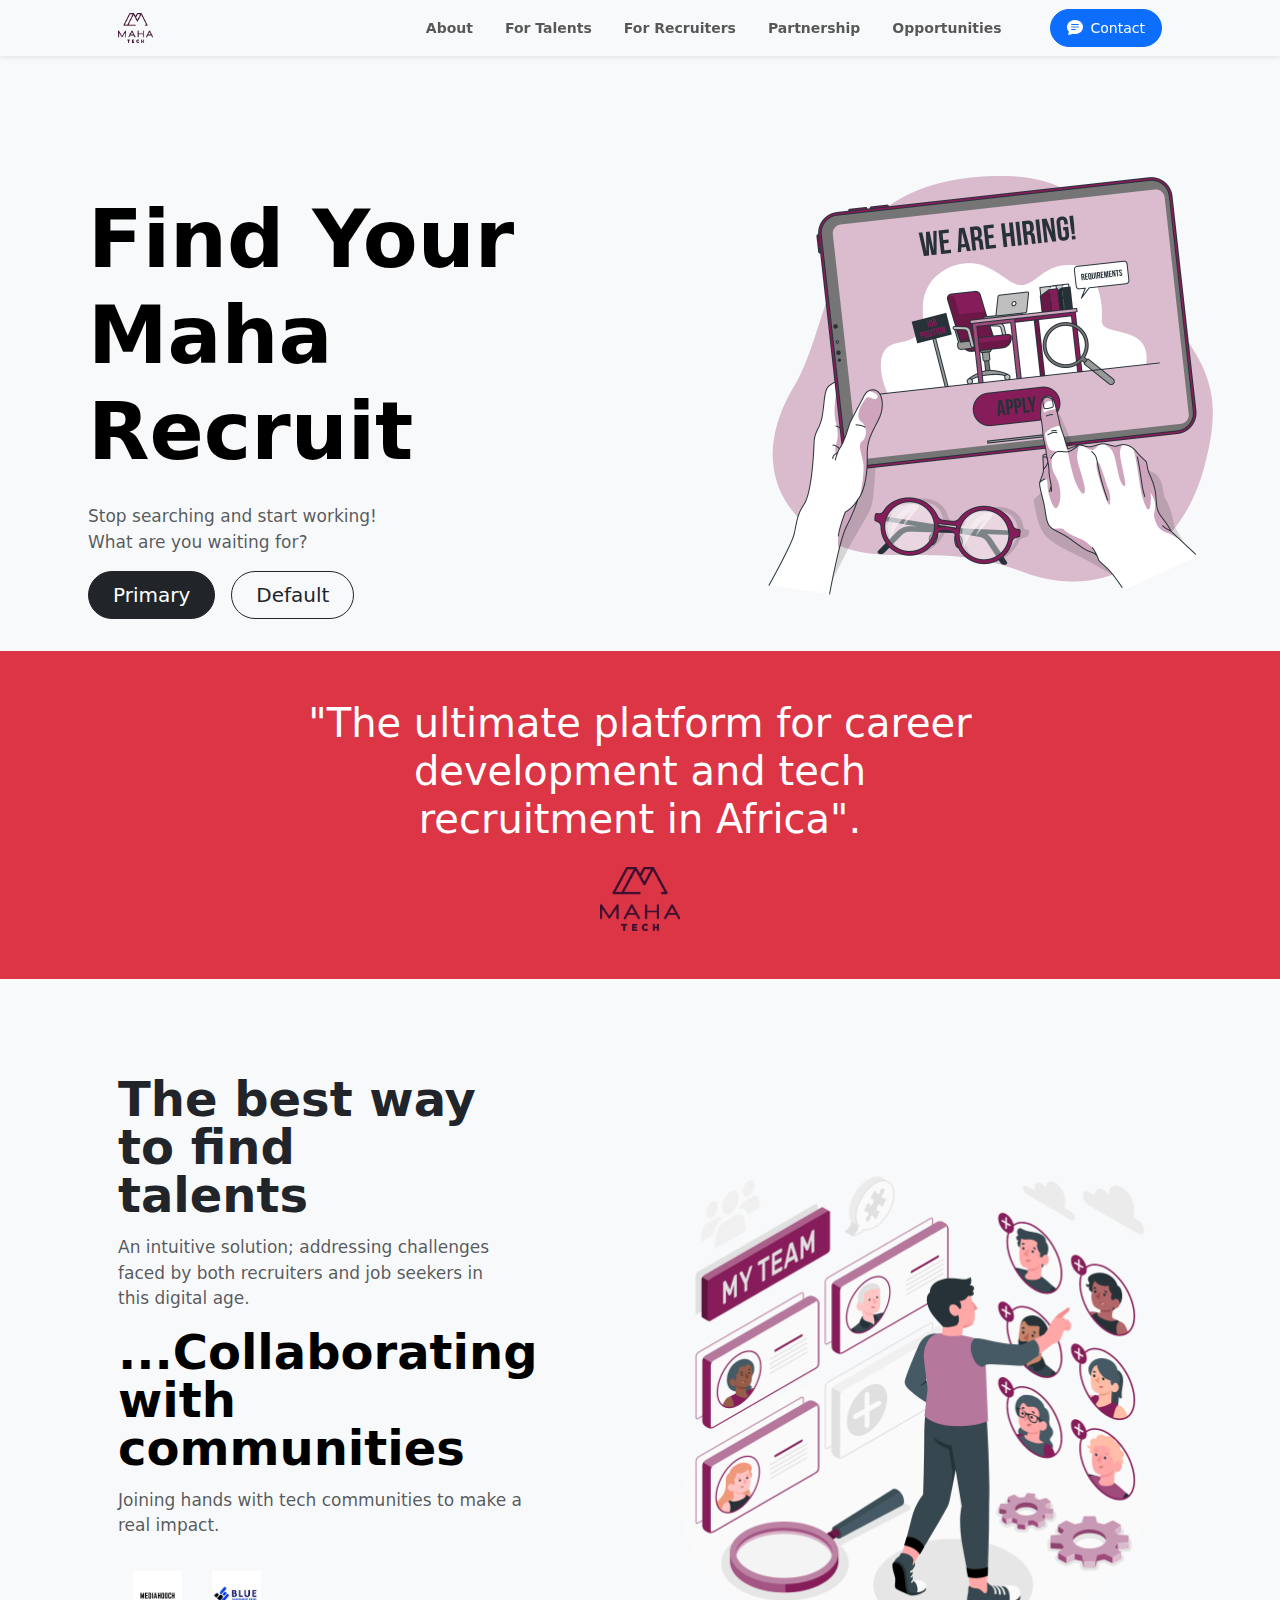
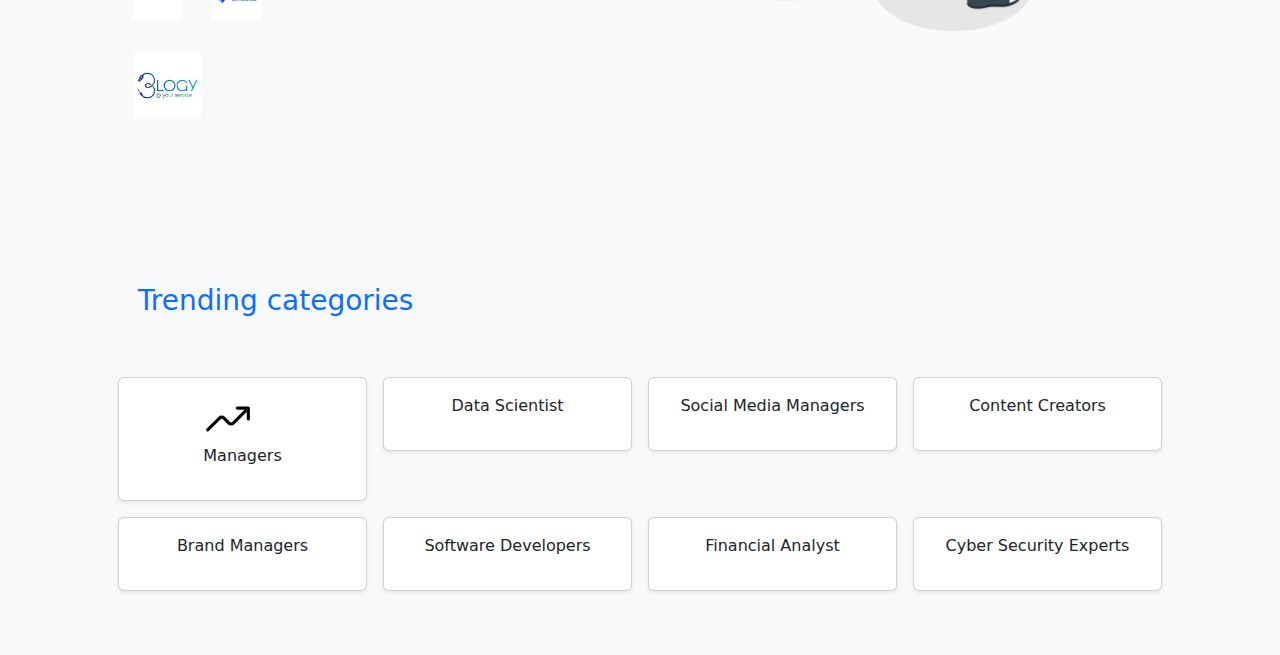
<file: index.html>
<!DOCTYPE html>
<html lang="en">
<head>
    <meta charset="UTF-8">
    <meta name="viewport" content="width=device-width, initial-scale=1.0">
    <link rel="stylesheet" href="https://cdn.jsdelivr.net/npm/bootstrap-icons@1.10.5/font/bootstrap-icons.css">
    <link rel="stylesheet" href="https://cdn.jsdelivr.net/npm/bootstrap@5.2.3/dist/css/bootstrap.min.css">
    <link rel="stylesheet" href="/css/style.css">
    <title>MahaSpace</title>
</head>
<body>
<body class="bg-light">
    <nav class="navbar navbar-expand-lg navbar-light fixed-top shadow-sm message bg-light" id="mainNav">
        <div class="container px-5">
            <a class="navbar-brand" href="index.html">
                <img src="images/maha1.png" width="35" height="30" class="d-inline-block align-top" alt="">
              </a>
            <button class="navbar-toggler" type="button" data-bs-toggle="collapse" data-bs-target="#navbarResponsive" aria- 
             controls="navbarResponsive" aria-expanded="false" aria-label="Toggle navigation">
                Menu
                <i class="bi-list"></i>
            </button>
            <div class="collapse navbar-collapse" id="navbarResponsive">
                <ul class="navbar-nav ms-auto me-4 my-3 my-lg-0">
                    <li class="nav-item fw-bold"><a class="nav-link me-lg-3" href="#">About</a></li>
                    <li class="nav-item fw-bold"><a class="nav-link me-lg-3" href="#">For Talents</a></li>
                    <li class="nav-item fw-bold"><a class="nav-link me-lg-3" href="#">For Recruiters</a></li>
                    <li class="nav-item fw-bold"><a class="nav-link me-lg-3" href="#">Partnership</a></li>
                    <li class="nav-item fw-bold"><a class="nav-link me-lg-3" href="@">Opportunities</a></li>
                </ul>
                <a href="#contact">
                    <button class="btn btn-primary rounded-pill px-3 mb-2 mb-lg-0" data-bs-toggle="modal">
                        <span class="d-flex align-items-center">
                            <i class="bi-chat-text-fill me-2"></i>
                            <span class="small">Contact</span>
                        </span>
                    </button>
                </a>
                 
            </div>
        </div>
    </nav>

    

    <div class="row p-4 pb-0 pe-lg-0 pt-lg-5 align-items-center  mt-5 pt-5 mx-auto text-lg-start mx-5 bg-light">
        <div class="col-lg-5 p-3 p-lg-3 pt-lg-5 mx-5">
          <h1 class="display-1 fw-semibold text-body-emphasis mt-5">Find Your Maha Recruit</h1>
          <p class=" lead text-muted mt-4">Stop searching and start working! <br>
            What are you waiting for? 
             </p>
          <div class="d-grid gap-2 d-md-flex justify-content-md-start mb-4 mb-lg-3">
            <button type="button" class="btn btn-dark btn-lg px-4 me-md-2 rounded-pill">Primary</button>
            <button type="button" class="btn btn-outline-dark btn-lg px-4 rounded-pill">Default</button>
          </div>
        </div>
        <div class="col-lg-4 offset-lg-1 p-0">
            <img class="" src="images/maha2.png" alt="" width="500">
        </div>
  </div>

  <div class="text-center bg-danger ">
      <div class="container px-5">
          <div class="row gx-5 justify-content-center">
              <div class="col-xl-8 py-5">
                   <div class="h2 fs-1 text-white mb-4">"The ultimate platform for career development and tech recruitment in Africa".</div>
                   <img class="text-white" src="images/maha1.png" alt="..." style="height: 4rem">
               </div>
           </div>
       </div>
   </div>

   <div class="container col-xxl-8 px-5 py-5">
    <div class="row flex-lg-row-reverse align-items-center g-5 py-5">
      <div class="col-10 col-sm-8 col-lg-6">
        <img src="images/maha3.png" class="d-block mx-lg-auto img-fluid" alt="Bootstrap Themes" width="700" height="700" loading="lazy">
      </div>
      <div class="col-lg-6">
     <div class="col-lg-9">
        <h1 class="display-5 fw-semibold lh-1 mb-3">The best way to find talents</h1>
        <p class="lead text-muted ">An intuitive solution; addressing challenges faced by both recruiters and job seekers in this digital age.</p>
     </div>
     <div class="col-lg-10">
        <h1 class="display-5 fw-semibold text-body-emphasis lh-1 mb-3">...Collaborating with communities</h1>
        <p class="lead text-muted">Joining hands with tech communities to make a real impact.</p>
    </div>
        <div class="container row">
            <div class="col-2 my-3">
                <img class="img-fluid d-block mx-auto" width="90%" src="images/maha4.png" alt="">
            </div>
            <div class="col-2 my-3 ">
                <a><img class="img-fluid d-block mx-auto" width="90%" src="images/maha5.jpeg" alt="">
            </div>
            <div class="col-2 my-3">                        
                <img class="img-fluid d-block mx-auto" width="90%" src="images/maha6.jpeg" alt="">
            </div>
      </div>
    </div>
    
</div>

<section id="">
    <div class="container-lg py-5">
        <div class="col">
            <span class="badge bg-pastel-primary text-primary text-uppercase-bold-sm">

                <h3>Trending categories</h3>
            </span>
        </div>
    </div>
  


<div class="row row-cols-lg-4 row-cols-sm-2 row-cols-md-3 g-3 bg-light">
    <div class="col ">
      <div class="card shadow-sm">
        <div class="card-body firstsvg">
            <span class="align-items-center ">
            <svg xmlns="http://www.w3.org/2000/svg" width="50"   height="50" viewBox="0 0 512 512"><title>ionicons-v5-c</title><polyline points="352 144 464 144 464 256" style="fill:none;stroke:#000;stroke-linecap:round;stroke-linejoin:round;stroke-width:32px"></polyline><path d="M48,368,169.37,246.63a32,32,0,0,1,45.26,0l50.74,50.74a32,32,0,0,0,45.26,0L448,160" style="fill:none;stroke:#000;stroke-linecap:round;stroke-linejoin:round;stroke-width:32px"></path></svg>
        </span>
          <p class="card-text  text-dark text-center ">Managers</p>
          <div class="d-flex justify-content-between align-items-center">
            
          </div>
        </div>
      </div>
    </div>
    <div class="col">
      <div class="card shadow-sm">
        
        <div class="card-body">
          <p class="card-text text-center">Data Scientist</p>
          <div class="d-flex justify-content-between align-items-center">
            
          </div>
        </div>
      </div>
    </div>
    <div class="col">
      <div class="card shadow-sm">
        
        <div class="card-body">
          <p class="card-text text-center"> Social Media Managers</p>
          <div class="d-flex justify-content-between align-items-center">
            
          </div>
        </div>
      </div>
    </div>

    <div class="col">
      <div class="card shadow-sm">
        
        <div class="card-body">
          <p class="card-text text-center">Content Creators</p>
          <div class="d-flex justify-content-between align-items-center">

          </div>
        </div>
      </div>
    </div>
    <div class="col">
      <div class="card shadow-sm">
        
        <div class="card-body">
          <p class="card-text text-center">Brand Managers</p>
          <div class="d-flex justify-content-between align-items-center">
           
          </div>
        </div>
      </div>
    </div>
    <div class="col">
      <div class="card shadow-sm">
        
        <div class="card-body">
          <p class="card-text text-center">Software Developers</p>
          <div class="d-flex justify-content-between align-items-center">
            
          </div>
        </div>
      </div>
    </div>

    <div class="col">
      <div class="card shadow-sm">
        
        <div class="card-body">
          <p class="card-text text-center">Financial Analyst</p>
          <div class="d-flex justify-content-between align-items-center">
            
          </div>
        </div>
      </div>
    </div>
    <div class="col">
      <div class="card shadow-sm">
        
        
        <div class="card-body">
          <p class="card-text text-center">Cyber Security Experts</p>
          <div class="d-flex justify-content-between align-items-center">
            
          </div>
        </div>
      </div>
    </div>
    <div class="col">
   
  </div>

</section>

      <script src="https://cdn.jsdelivr.net/npm/bootstrap@5.2.3/dist/js/bootstrap.bundle.min.js"></script>
</body>
</html>
</file>
<file: css/style.css>
html,body{
    overflow-x: hidden;
    background-color: #fafafa;
    scroll-behavior: smooth;
    scroll-padding-top: 7rem;
}
.mahaLogo-brand{
    width: 35px;
}
.nav-link{
    font-size: 14px;
}
.lead{
    font-size: 17px;
}
.contact{
    font-size: 13px;
}
.navButton{
    background-color: #57093d;
}
.main-talents{
    background:linear-gradient(rgba(0,0,0,0.6), rgba(0,0,0,0.6)), url(/images/talent\ image.jpg);
    background-size: cover;
    background-position: center;
    /* background-attachment: fixed; */
    height: 75vh;
}
.candidates{
    background-color: #f8f9fa;
    /* background-color: #e9ecef; */
}
.secondBox{
    background-color: #85252e;
}
.thirdBox{
    background-color: #9c337d;
}
.copyRight{
    font-size: 12px;
}
.message{
    z-index: 99;
}
.firstsvg{
    margin-right: auto;
    margin-left: auto;
}
.recruitersBody{
    background-color: #e9ecef;
}
.recruitersImage{
    background: linear-gradient(rgba(0,0,0,0.5), rgba(0,0,0,0.5)), url(/images/recruiter.jpg);
    background-position: center;
    background-size: cover;
    height: 74vh;
}
.content{
    box-shadow: 0 0 5px white;
    border-radius: 3px;
}
#findTalent{
    margin: 7rem 0;
}
.serviceFees{
    background: linear-gradient(to right, rgb(73, 41, 73), #613235)
}
.serviceFees p{
    font-size: 13px;
}
small{
    text-decoration-line: line-through;
    font-size: 18px;
}
.otherServices2 {
    background-color: #9c337d;
}
.categories{
    /* background-color: rgba(231, 231, 255, 0.91); */
    color: blue;
}
.content i{
    background-color: rgba(231, 231, 255, 0.91);
    border-radius: 50px;
    padding: 10px 14px;
}
.myTeam i{
    font-size: 50px;
    color: blueviolet;
}
.myTeam h4{
    
    color: rgb(39, 55, 121);
}
.big-text{
    font-size: 17px;
}
@media screen and (max-width: 992px) {
    .main-talents{
        height: 88vh;
        margin-top: 3rem;
    }
    .main-recruiters{
        margin-top: 3rem;
    }
    .navButton{
        margin-left: 0 !important;
        width: 15% !important;
    }
}
@media screen and (max-width:768px) {
    .aa{
        font-size: 2px;
    }
    .trending{
        display: grid;
        grid-template-columns: repeat(2, 1fr);
    }   
    .main-recruiters-text, .main-talents-text{
        width: 70% !important;
    }
    .navButton{
        width: 19% !important;
        padding-left: 0 !important;
    }
}
@media screen and (max-width:576px){
    .main-recruiters-text, .main-talents-text{
        width: 100% !important;
    }
    .navButton{
        width: 24% !important;
    }
}
@media screen and (max-width: 500px) {
    .navButton{
        width: 29% !important;
    }
}
@media screen and (max-width: 400px) {
    .navButton{
        width: 38% !important;
    }
}
</file>
